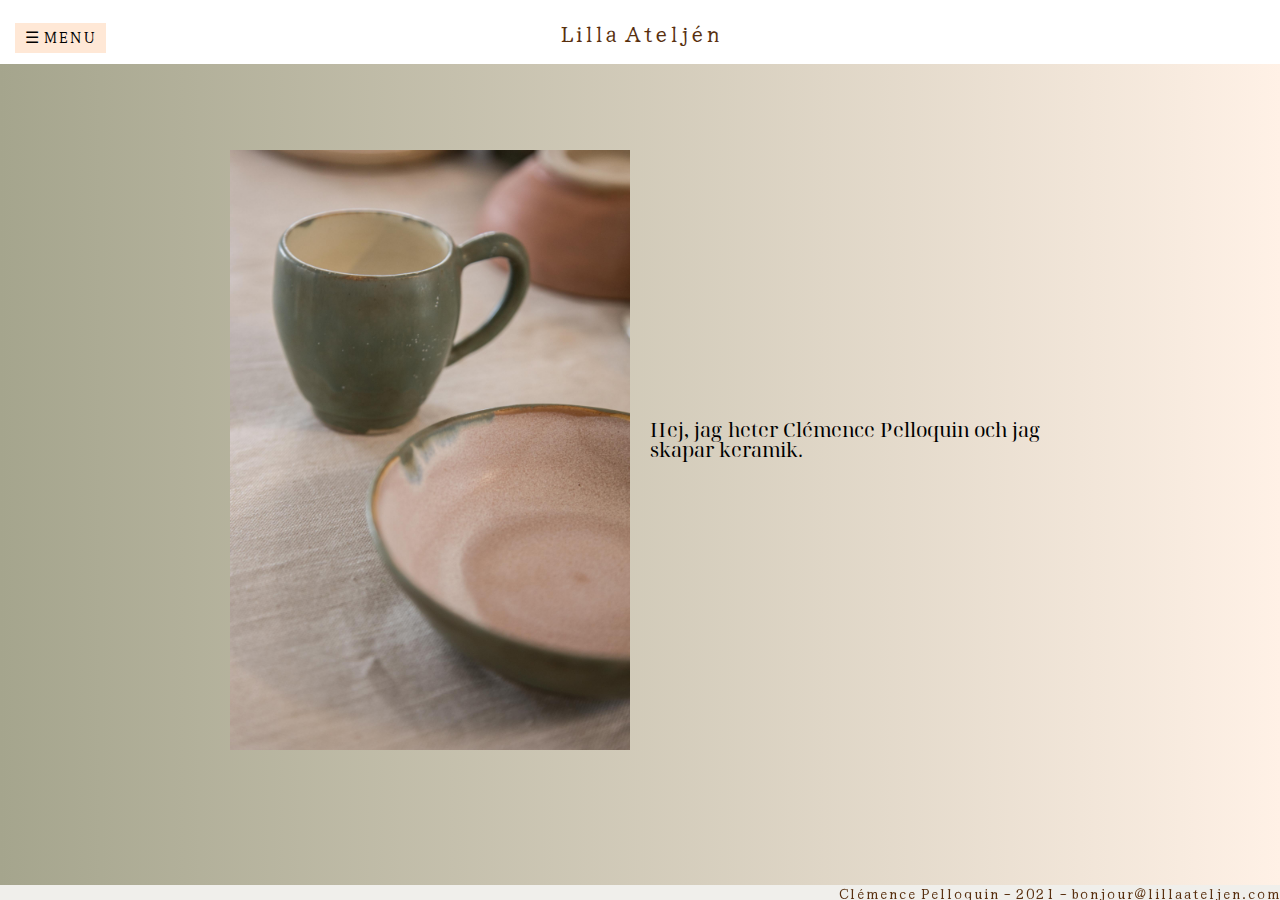
<file: about.html>
<!DOCTYPE html>
<html lang="en">

<head>
    <meta charset="UTF-8">
    <meta http-equiv="X-UA-Compatible" content="IE=edge">
    <meta name="viewport" content="width=device-width, initial-scale=1.0">
    <meta name="keywords" content="Keramik, Lilla Ateljén, Lergods">
    <link rel="stylesheet" href="lillaateljen.css">
    <link rel="preconnect" href="https://fonts.googleapis.com">
    <link rel="preconnect" href="https://fonts.gstatic.com" crossorigin>
    <link href="https://fonts.googleapis.com/css2?family=Noto+Sans&display=swap" rel="stylesheet">
    <link href="https://fonts.googleapis.com/css2?family=Yuji+Syuku&display=swap" rel="stylesheet">
    <link href="https://fonts.googleapis.com/css2?family=Noto+Serif+Display:wght@300&display=swap" rel="stylesheet">

    <!-- display picture slides one by one only, with js -->

    <style>
        .mySlides {
            display: none;
        }
    </style>

    <title>Lilla Ateljén - Om</title>
</head>

<!-- navigation bar that expands on the left on big screens and goes inline on small screens -->

<header>
    <nav class="navigationbar">
        <div class="brand-title"><a href="index.html">Lilla Ateljén</a>
        </div>
    </nav>

    <div class="sidebarmenu">
        <button aria-expanded="false" aria-controls="sidebarmenu-list" class="button">
            <span class="open">☰</span>
            <span aria-expanded="true" class="closebtn">×</span>
            MENU
        </button>

        <ul id="sidebarmenu-list">
            <li><a href="index.html">Hem</a></li>
            <li><a href="products.html">Butik</a></li>
            <li id="abouthome"><a href="about.html">Om</a></li>
            <li><a href="contact.html">Kontakt</a></li>
            <li><a href="https://www.instagram.com/lilla.ateljen/">Instagram</a></li>
            <li><a href="https://www.facebook.com">Facebook</a></li>
        </ul>


    </div>
</header>

<body>
    <!-- presentation items into grid -->

    <div class="items presentation">
        <!-- slideshow for pictures -->

        <div class="picturespresentation" style="max-width:500px">
            <img class="mySlides" id="" src="images/photo1.jpg">
            <img class="mySlides" src="images/photo2.jpg">
            <img class="mySlides" src="images/photo3.jpg">
            <img class="mySlides" src="images/photo4.jpg">

        </div>
        <!-- presentation text -->

        <div class="presentationtext">
            <p>Hej, jag heter Clémence Pelloquin och jag skapar keramik.</p>
        </div>


    </div>
    <!-- footer -->


    <div class="pagefooter">
        Clémence Pelloquin - 2021 - bonjour@lillaateljen.com



    </div>
    </div>



    <script src="app.js"></script>

</body>

</html>
</file>
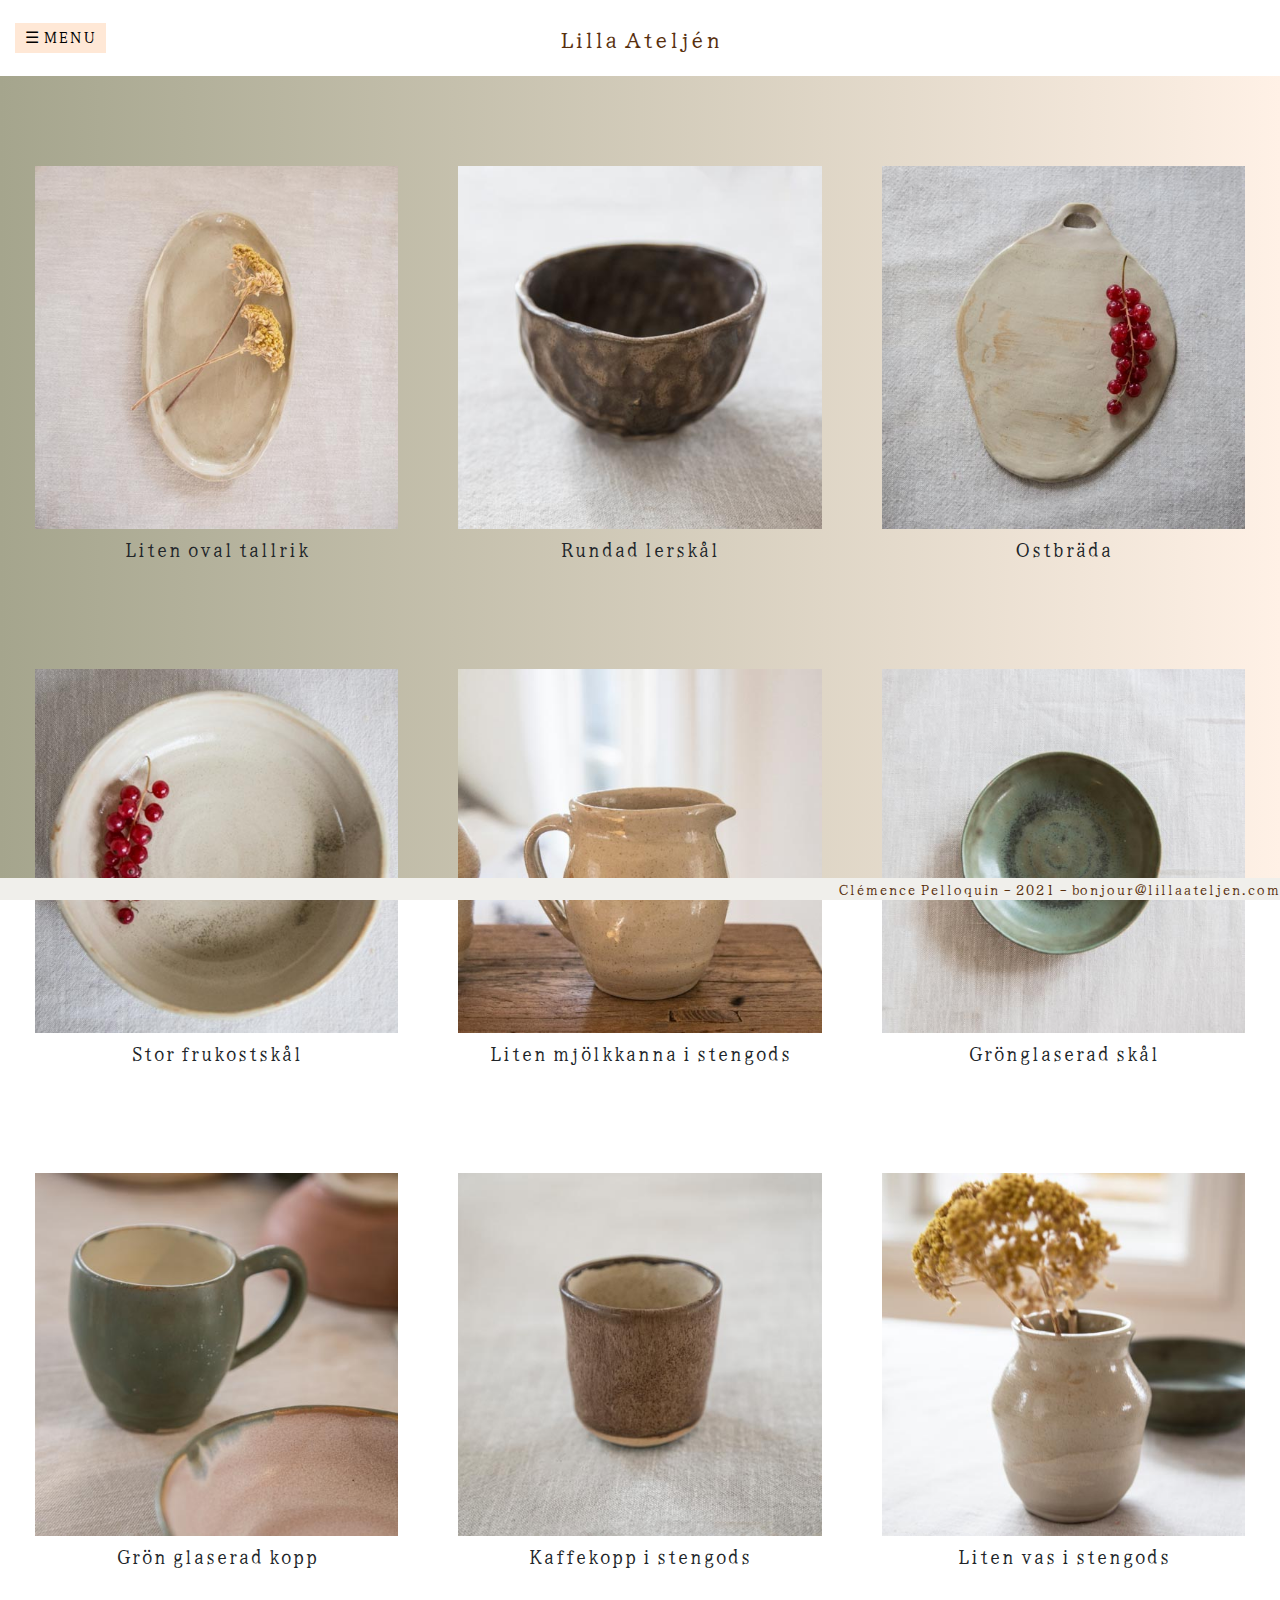
<file: products.html>
<!DOCTYPE html>
<html lang="en">

<head>
  <meta charset="UTF-8">
  <meta http-equiv="X-UA-Compatible" content="IE=edge">
  <meta name="viewport" content="width=device-width, initial-scale=1.0">
  <meta name="keywords" content="Tillbringare, Mugg, Tallrik">
  <link rel="stylesheet" href="lillaateljen.css">
  <link href="https://stackpath.bootstrapcdn.com/bootstrap/4.1.0/css/bootstrap.min.css" rel="stylesheet" />
  <script src="https://cdnjs.cloudflare.com/ajax/libs/jquery/3.3.1/jquery.min.js"></script>
  <link rel="preconnect" href="https://fonts.googleapis.com">
  <link rel="preconnect" href="https://fonts.gstatic.com" crossorigin>
  <link href="https://fonts.googleapis.com/css2?family=Noto+Sans&display=swap" rel="stylesheet">
  <link href="https://fonts.googleapis.com/css2?family=Yuji+Syuku&display=swap" rel="stylesheet">
  <link href="https://fonts.googleapis.com/css2?family=Noto+Serif+Display:wght@300&display=swap" rel="stylesheet">
  <title>Lilla Ateljén - Butik</title>

</head>

<!-- navigation bar that expands on the left on big screens and goes inline on small screens -->

<header>
  <nav class="navigationbar position-fixed">
    <div class="brand-title"><a href="index.html">Lilla Ateljén</a>
    </div>
  </nav>

  <div class="sidebarmenu">
    <button aria-expanded="false" aria-controls="sidebarmenu-list" class="button">
      <span class="open">☰</span>

      <span aria-expanded="true" class="closebtn">×</span>
      MENU
    </button>

    <ul id="sidebarmenu-list">
      <li><a href="index.html">Hem</a></li>
      <li><a href="products.html">Butik</a></li>
      <li id="abouthome"><a href="about.html">Om</a></li>
      <li><a href="contact.html">Kontakt</a></li>
      <li><a href="https://www.instagram.com/lilla.ateljen/">Instagram</a></li>
      <li><a href="htttps://www.facebook.com">Facebook</a></li>
    </ul>


  </div>
</header>

<body>


  <div id="main">
    <!-- responsive rows and columns for each product -->

    <div class="row">

      <!-- responsive column -->
      <div class="col-sm-4 position-static">

        <div class="container">

          <!-- product pictures change when hovering, lazy loading for sustainability of the page -->


          <a id="home" href="products/product1.html" target="target"><img class="image_on" src="images/assiette.jpg"
              loading="lazy" alt="tallrik" />
            <img class="image_off" src="images/assiette2.jpg" loading="lazy" alt="tallrik" /></a>
          <!-- centered title under product -->

          <h5 class="card-title text-center m-2">Liten oval tallrik</h5>

        </div>
      </div>

      <!-- responsive column -->
      <div class="col-sm-4 position-static">
        <div class="container">


          <!-- product pictures change when hovering, lazy loading for sustainability of the page -->

          <a id="home" href="products/product2.html" target="target"><img class="image_on" src="images/bol-pince.jpg"
              loading="lazy" alt="lerskål" />
            <img class="image_off" src="images/bol-pince2.jpg" loading="lazy" alt="lerskål" /></a>
          <!-- centered title under product -->

          <h5 class="card-title text-center m-2">Rundad lerskål</h5>


        </div>
      </div>

      <!-- responsive column -->
      <div class="col-sm-4 position-static">
        <div class="container">
          <!-- product pictures change when hovering, lazy loading for sustainability of the page-->



          <a id="home" href="products/product3.html" target="target"><img class="image_on" src="images/la-planche.jpg"
              loading="lazy" alt="ostbrädda" />
            <img class="image_off" src="images/la-planche2.jpg" loading="lazy" alt="ostbrädda" /></a>
          <!-- centered title under product -->

          <h5 class="card-title text-center m-2">Ostbräda</h5>


        </div>
      </div>

      <!-- responsive column -->
      <div class="col-sm-4 position-static">
        <div class="container">

          <!-- product pictures change when hovering, lazy loading for sustainability of the page -->


          <a id="home" href="products/product4.html" target="target"><img class="image_on" src="images/grand-bol.jpg"
              loading="lazy" alt="frukostskål" />
            <img class="image_off" src="images/grand-bol2.jpg" loading="lazy" alt="frukostskål" /></a>
          <!-- centered title under product -->

          <h5 class="card-title text-center m-2">Stor frukostskål</h5>


        </div>
      </div>

      <!-- responsive column -->
      <div class="col-sm-4 position-static">
        <div class="container">
          <!-- product pictures change when hovering, lazy loading for sustainability of the page -->



          <a id="home" href="products/product5.html" target="target"><img class="image_on" src="images/pichet.jpg"
              loading="lazy" alt="kanna" />
            <img class="image_off" src="images/pichet2.jpg" loading="lazy" alt="kanna" /></a>
          <!-- centered title under product -->

          <h5 class="card-title text-center m-2">Liten mjölkkanna i stengods</h5>


        </div>
      </div>

      <!-- responsive column -->
      <div class="col-sm-4 position-static">
        <div class="container">


          <!-- product pictures change when hovering, lazy loading for sustainability of the page -->

          <a id="home" href="products/product6.html" target="target"><img class="image_on" src="images/bol.jpg"
              loading="lazy" alt="skål" />
            <img class="image_off" src="images/bol2.jpg" loading="lazy" alt="skål" /></a>
          <!-- centered title under product -->

          <h5 class="card-title text-center m-2">Grönglaserad skål</h5>


        </div>
      </div>
      <!-- responsive column -->

      <div class="col-sm-4 position-static">
        <div class="container">

          <!-- product pictures change when hovering, lazy loading for sustainability of the page -->


          <a id="home" href="products/product7.html" target="target"><img class="image_on"
              src="images/petite-tasse-verte.jpg" loading="lazy" alt="kopp" />
            <img class="image_off" src="images/petite-tasse-verte2.jpg" loading="lazy" alt="kopp" /></a>
          <!-- centered title under product -->

          <h5 class="card-title text-center m-2">Grön glaserad kopp</h5>


        </div>
      </div>
      <!-- responsive column -->


      <div class="col-sm-4 position-static">
        <div class="container">

          <!-- product pictures change when hovering, lazy loading for sustainability of the page -->


          <a id="home" href="products/product8.html" target="target"><img class="image_on"
              src="images/coffee-cup-mat.jpg" loading="lazy" alt="kaffekopp" />
            <img class="image_off" src="images/coffee-cup-mat2.jpg" loading="lazy" alt="kaffekopp" /></a>
          <!-- centered title under product -->

          <h5 class="card-title text-center m-2">Kaffekopp i stengods</h5>


        </div>
      </div>
      <!-- responsive column -->

      <div class="col-sm-4 position-static">
        <div class="container">


          <!-- product pictures change when hovering, lazy loading for sustainability of the page -->

          <a id="home" href="products/product9.html" target="target"><img class="image_on" src="images/vase.jpg"
              loading="lazy" alt="vas" />
            <img class="image_off" src="images/vase2.jpg" loading="lazy" alt="vas" /></a>
          <!-- centered title under product -->

          <h5 class="card-title text-center m-2">Liten vas i stengods</h5>


        </div>
      </div>
    </div>
  </div>
  <!-- footer -->

  <div class="pagefooter">
    Clémence Pelloquin - 2021 - bonjour@lillaateljen.com



  </div>
  </div>




  <script src="app.js"></script>
</body>



</html>
</file>
<file: lillaateljen.css>
/* Repetitive values in the css become variables here */
/* Reset css */
/* http://meyerweb.com/eric/tools/css/reset/ 
   v2.0 | 20110126
   License: none (public domain)
*/
html, body, div, span, applet, object, iframe,
h1, h2, h3, h4, h5, h6, p, blockquote, pre,
a, abbr, acronym, address, big, cite, code,
del, dfn, em, img, ins, kbd, q, s, samp,
small, strike, strong, sub, sup, tt, var,
b, u, i, center,
dl, dt, dd, ol, ul, li,
fieldset, form, label, legend,
table, caption, tbody, tfoot, thead, tr, th, td,
article, aside, canvas, details, embed,
figure, figcaption, footer, header, hgroup,
menu, nav, output, ruby, section, summary,
time, mark, audio, video {
  margin: 0;
  padding: 0;
  border: 0;
  font-size: 100%;
  font: inherit;
  vertical-align: baseline;
}

/* HTML5 display-role reset for older browsers */
article, aside, details, figcaption, figure,
footer, header, hgroup, menu, nav, section {
  display: block;
}

body {
  line-height: 1;
}

ol, ul {
  list-style: none;
}

blockquote, q {
  quotes: none;
}

blockquote:before, blockquote:after,
q:before, q:after {
  content: '';
  content: none;
}

table {
  border-collapse: collapse;
  border-spacing: 0;
}

* {
  -webkit-box-sizing: border-box;
          box-sizing: border-box;
}

/* Ground CSS for every page */
html {
  scroll-behavior: smooth;
}

body {
  background: -webkit-gradient(linear, left top, right top, from(#a5a58d), to(#FFF1E6));
  background: linear-gradient(to right, #a5a58d, #FFF1E6);
  background-size: cover;
  background-color: #f7f7ff;
  margin: 0;
  background-repeat: no-repeat;
  background-attachment: fixed;
  background-position: top left;
  background-origin: padding-box;
  background-clip: padding-box;
  font-family: "Noto Serif Display", "Cormorant Garamond", serif;
}

p {
  line-height: 20px;
  margin: 0 0 20px 0;
  font-size: 400;
}

h1
h2
h3
h4
h5
h6 {
  margin: 0 0 5px 0;
}

/* Navbar and brand-title */
.navigationbar {
  -webkit-box-pack: justify;
      -ms-flex-pack: justify;
          justify-content: space-between;
  color: #582F0E;
  background-color: white;
  text-align: center;
  justify-items: center;
  -webkit-box-align: center;
      -ms-flex-align: center;
          align-items: center;
  position: fixed;
  left: 0;
  top: 0;
  width: 100%;
}

.brand-title {
  font-size: 1.5rem;
  margin: 20px;
  display: -ms-grid;
  display: grid;
  -ms-grid-row-align: center;
      align-self: center;
  text-decoration: none;
  font-family: "Yuji Syuku", serif;
}

.brand-title a:visited {
  color: #582F0E;
  text-decoration: none;
}

.brand-title a:link {
  color: #582F0E;
  text-decoration: none;
}

.brand-title a:hover {
  color: #582F0E;
  text-decoration: none;
}

.brand-title a:active {
  color: #582F0E;
  text-decoration: none;
}

/* Sidenav with open and close buttons that react to clicks */
#main {
  -webkit-transition: margin-left .5s;
  transition: margin-left .5s;
  padding-top: 100px;
  padding-left: 20px;
  padding-right: 20px;
}

.button:focus {
  outline: none;
}

.button {
  position: fixed;
  border: 0;
  text-decoration: none;
  background-color: #FFE8D6;
  -webkit-box-align: start;
      -ms-flex-align: start;
          align-items: flex-start;
  -webkit-box-orient: vertical;
  -webkit-box-direction: normal;
      -ms-flex-direction: column;
          flex-direction: column;
  -webkit-box-pack: justify;
      -ms-flex-pack: justify;
          justify-content: space-between;
  margin: 15px;
  margin-top: 23px;
  padding-bottom: 5px;
  padding-left: 10px;
  padding-right: 10px;
  font-size: 1em;
  font-family: "Yuji Syuku", serif;
}

.button:hover {
  background-color: #DDBEA9;
  border: 0;
  text-decoration: none;
}

[aria-controls="sidebarmenu-list"] {
  display: block;
  position: fixed;
}

.sidebarmenu ul {
  max-height: 0;
  overflow: hidden;
  top: 150;
}

.sidebarmenu a {
  padding: 8px 8px 8px 9px;
  text-decoration: none;
  font-size: 25px;
  color: #582F0E;
  display: block;
  -webkit-transition: 0.3s;
  transition: 0.3s;
  margin-bottom: 20px;
  margin-top: 20px;
  top: 150;
}

.sidebarmenu a:hover {
  background-color: #FFE8D6;
  text-decoration: none;
  color: #582F0E;
}

[aria-expanded="true"] ~ ul {
  left: 60;
  float: none;
  display: block;
  text-align: left;
  background-color: white;
  -webkit-transition: 0.5s;
  transition: 0.5s;
  font-family: "Yuji Syuku", serif;
}

[aria-expanded="true"] ~ #sidebarmenu-list {
  max-height: 2000px;
  float: left;
  text-align: left;
  position: relative;
  margin: 0;
  left: 0;
  top: 60px;
  background-color: white;
  -webkit-transition: 0.5s;
  transition: 0.5s;
  font-family: "Yuji Syuku", serif;
  text-decoration: none;
  font-size: 25px;
  display: block;
}

[aria-expanded="false"] .closebtn {
  display: none;
}

[aria-expanded="true"] .closebtn {
  display: inline-block;
}

[aria-expanded="true"] .open {
  display: none;
}

/* Images and effects on images */
img {
  max-width: 100%;
}

#menuImg {
  -webkit-transition: none;
  transition: none;
  -webkit-transform: none;
          transform: none;
}

#zoom-img {
  background-position: center;
  background-size: cover;
}

.photo img {
  height: 400px;
  width: 400px;
  border-radius: 200px;
}

.presentationpictures {
  display: -ms-grid;
  display: grid;
  -webkit-box-pack: center;
      -ms-flex-pack: center;
          justify-content: center;
}

.productpictures {
  display: -ms-grid;
  display: grid;
  margin: 0;
}

.presentationtext {
  font-size: 20px;
  display: -ms-grid;
  display: grid;
  -ms-grid-row-align: center;
      align-self: center;
  justify-items: center;
  -ms-flex-line-pack: center;
      align-content: center;
}

.producttext {
  font-family: "Yuji Syuku", serif;
}

.picturespresentation img {
  -webkit-transform: none;
          transform: none;
  -webkit-transition: none;
  transition: none;
}

.image_off, #home:hover .image_on {
  display: none;
  -webkit-transition: none;
  transition: none;
  -webkit-transform: none;
          transform: none;
}

.image_on, #home:hover .image_off {
  display: block;
  -webkit-transition: none;
  transition: none;
  -webkit-transform: none;
          transform: none;
}

/* Home page Hover effect */
.hover-menu {
  max-width: 100%;
  -webkit-margin-before: 0;
          margin-block-start: 0;
  -webkit-margin-after: 0;
          margin-block-end: 0;
  -webkit-margin-start: 0;
          margin-inline-start: 0;
  -webkit-margin-end: 0;
          margin-inline-end: 0;
  position: relative;
  text-align: center;
  color: white;
  font-family: "Yuji Syuku", serif;
}

.hover-menu img {
  -webkit-transform: none;
          transform: none;
  position: relative;
  max-width: 100%;
  top: 0;
  right: 0;
  opacity: 1;
  -webkit-transition: 0.25s ease-in-out;
  transition: 0.25s ease-in-out;
}

.hover-menu div {
  position: absolute;
  top: 0;
  left: -120px;
  width: 120px;
  height: 100%;
  -webkit-transition: 0.25s ease-in-out;
  transition: 0.25s ease-in-out;
  display: -webkit-box;
  display: -ms-flexbox;
  display: flex;
  -webkit-box-orient: vertical;
  -webkit-box-direction: normal;
      -ms-flex-direction: column;
          flex-direction: column;
  -webkit-box-pack: center;
      -ms-flex-pack: center;
          justify-content: center;
  border-right: 3px solid #582F0E;
}

#homehome {
  border-top: none;
}

.hover-menu div a {
  display: block;
  line-height: 2;
  color: #582F0E;
  text-decoration: none;
  padding: 5px 15px;
  position: relative;
  font-size: 19px;
  -webkit-transition: 0.25s ease-in-out;
  transition: 0.25s ease-in-out;
  border-top: solid 1px black;
}

.hover-menu div a:hover {
  background-color: #FFF1E6;
  -webkit-transition: 0.25s ease-in-out;
  transition: 0.25s ease-in-out;
}

.hover-menu:hover img {
  opacity: 0.5;
  right: -120px;
}

.hover-menu:hover div {
  left: 0;
  opacity: 1;
}

/* Animated text on home page */
svg text {
  font-family: "Yuji Syuku", serif;
  letter-spacing: 10px;
  stroke: #582F0E;
  font-size: 60px;
  font-weight: 50;
  stroke-width: 2;
  -webkit-animation: textAnimate 10s infinite alternate;
          animation: textAnimate 10s infinite alternate;
}

.centered {
  position: absolute;
  top: 60%;
  left: 50%;
  width: 100%;
  -webkit-transform: translate(-50%, -50%);
          transform: translate(-50%, -50%);
}

@-webkit-keyframes textAnimate {
  0% {
    stroke-dasharray: 0 50%;
    stroke-dashoffset: 20%;
    fill: #A5A58D;
  }
  100% {
    stroke-dasharray: 50% 0;
    stroke-dashoffset: -20%;
    fill: rgba(148, 222, 235, 0);
  }
}

@keyframes textAnimate {
  0% {
    stroke-dasharray: 0 50%;
    stroke-dashoffset: 20%;
    fill: #A5A58D;
  }
  100% {
    stroke-dasharray: 50% 0;
    stroke-dashoffset: -20%;
    fill: rgba(148, 222, 235, 0);
  }
}

/* Shop */
/* Shop padding */
.col-sm-4 {
  padding: 50px;
  position: fixed;
  font-family: "Yuji Syuku", serif;
}

/* sets position and width for div class with changing image in the shop */
.container {
  width: 100%;
  font-family: "Yuji Syuku", serif;
}

/* About page */
.items {
  display: -ms-grid;
  display: grid;
  -ms-grid-columns: 400px 400px;
      grid-template-columns: 400px 400px;
  -ms-grid-rows: auto;
      grid-template-rows: auto;
  justify-items: center;
  -ms-flex-line-pack: center;
      align-content: center;
  -ms-grid-row-align: center;
      align-self: center;
  -webkit-box-pack: center;
      -ms-flex-pack: center;
          justify-content: center;
  padding-top: 50px;
  padding-bottom: 30px;
  padding-left: 60px;
  padding-right: 60px;
  margin-left: 0px;
  margin-right: 0px;
  grid-gap: 20px;
}

.presentation {
  padding-top: 150px;
  padding-bottom: 50px;
}

/* Contact page */
.wrapper {
  display: -ms-grid;
  display: grid;
}

.contactpage {
  display: -ms-grid;
  display: grid;
  justify-items: center;
  -ms-flex-line-pack: center;
      align-content: center;
  margin-bottom: 20px;
  left: 0;
  width: 100%;
  height: 100%;
  font-family: "Noto Serif Display", "Cormorant Garamond", serif;
}

.contactpage span {
  margin-bottom: 20px;
  padding-bottom: 20px;
}

.mailcontact a {
  font-style: oblique;
  font-size: 30px;
  color: #582F0E;
  text-decoration: none;
  outline: none;
}

.mailcontact a:hover {
  text-decoration: none;
  outline: none;
  color: #582F0E;
  font-style: bold;
}

/* Footer */
.pagefooter {
  position: fixed;
  bottom: 0;
  width: 100%;
  color: #582F0E;
  text-align: right;
  font-size: 15px;
  font-family: "Yuji Syuku", serif;
  background-color: #F0EFEB;
}

/* Responsive design */
/* Responsive menu on home page */
@media screen and (max-width: 1150px) {
  .hover-menu div {
    position: -webkit-sticky;
    position: sticky;
    width: 100%;
    display: column;
    left: 0;
    height: 100%;
    -webkit-transition: 0;
    transition: 0;
    -webkit-box-orient: vertical;
    -webkit-box-direction: normal;
        -ms-flex-direction: column;
            flex-direction: column;
    -webkit-box-pack: center;
        -ms-flex-pack: center;
            justify-content: center;
    border: none;
  }
  .hover-menu img {
    position: static;
    max-width: 100%;
  }
  .hover-menu:hover img {
    -webkit-transition: none;
    transition: none;
    -webkit-transform: none;
            transform: none;
    opacity: 1;
  }
  .hover-menu:hover div {
    opacity: 1;
  }
  /* Animated text disappears on small screens */
  svg {
    display: none;
  }
}

/* Presentation items that get centered when the screen is small */
@media screen and (max-width: 900px) {
  .items {
    -ms-grid-columns: 1fr;
        grid-template-columns: 1fr;
  }
  .presentationtext {
    font-size: 20px;
    display: -ms-grid;
    display: grid;
    -ms-grid-row-align: center;
        align-self: center;
  }
  /* Responsive sidebar that goes inline if the screen is small */
  .button {
    background-color: white;
    text-align: center;
    justify-items: center;
    padding: 10px;
    top: 50px;
    width: 100%;
    height: 44px;
    margin-top: 10px;
    margin-left: 0;
  }
  [aria-expanded="true"] ~ #sidebarmenu-list {
    display: -webkit-box;
    display: -ms-flexbox;
    display: flex;
    top: 104px;
    width: 100%;
    position: fixed;
    max-height: 50px;
  }
  [aria-expanded="true"] ~ ul {
    max-height: 60px;
    display: inline;
    text-align: center;
  }
  .sidebarmenu a {
    font-size: 15px;
    display: inline;
  }
}
/*# sourceMappingURL=lillaateljen.css.map */
</file>
